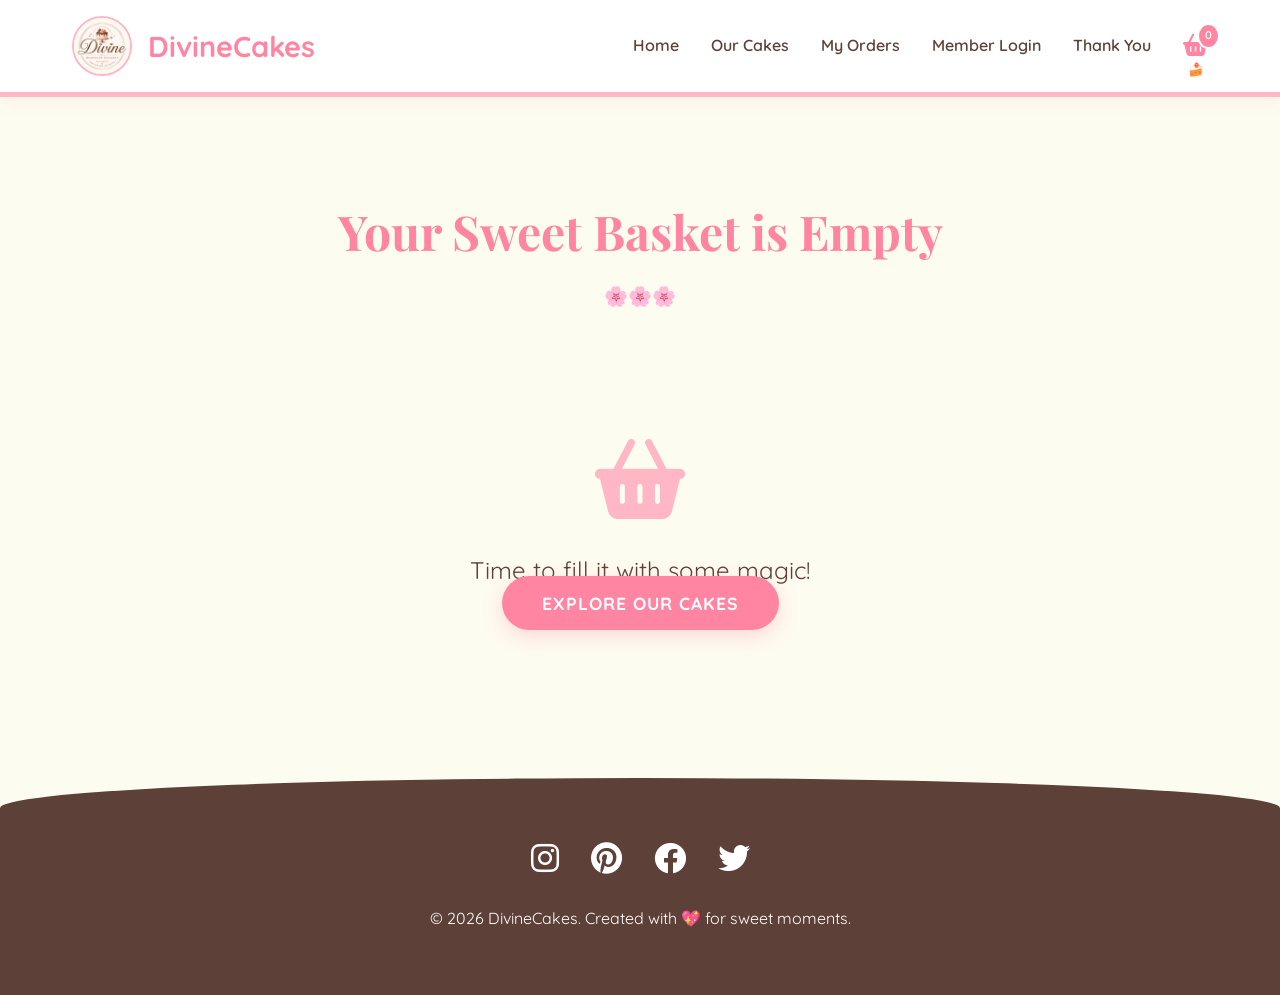
<file: cart.html>
<!DOCTYPE html>
<html lang="en">
<head>
    <meta charset="UTF-8">
    <meta name="viewport" content="width=device-width, initial-scale=1.0">
    <title>Your Sweet Basket | Divine Cakes</title>
    <link rel="stylesheet" href="style.css">
    <link rel="stylesheet" href="https://cdnjs.cloudflare.com/ajax/libs/font-awesome/6.0.0/css/all.min.css">
</head>
<body>
    <header>
        <nav class="navbar">
            <div class="logo">
                <img src="images/divine.jpg" alt="Divine Homemade Desserts" class="logo-img">
                <span>DivineCakes</span>
            </div>
            <ul class="nav-links">
                <li><a href="index.html">Home</a></li>
                <li><a href="products.html">Our Cakes</a></li>
                <li><a href="orders.html">My Orders</a></li>
                <li><a href="login.html">Member Login</a></li>
                <!-- <li><a href="cart.html" class="active">Cart</a></li> -->
                <li><a href="thankyou.html">Thank You</a></li>
                <li><a href="cart.html" class="active cart-icon"><i class="fas fa-shopping-basket"></i><span class="cart-count" id="cart-count">0</span></a></li>
            </ul>
        </nav>
    </header>

    <main class="container cart-page-container">
        <h1 class="section-title">Your Sweet Basket</h1>
        <p style="text-align: center; font-size: 1.2rem; margin-bottom: 3rem;">Ready to bring these magical treats home?</p>

        <div style="overflow-x: auto;">
            <table class="cart-table">
                <thead>
                    <tr>
                        <th>Product</th>
                        <th>Price</th>
                        <th>Quantity</th>
                        <th>Subtotal</th>
                        <th>Action</th>
                    </tr>
                </thead>
                <tbody id="cart-tbody">
                    <!-- Items will be loaded here via JavaScript -->
                </tbody>
            </table>
        </div>

        <div class="cart-summary" id="cart-summary-section">
            <h3 style="margin-bottom: 1.5rem; color: var(--primary-color);">Basket Summary</h3>
            <div class="summary-row">
                <span>Items Subtotal</span>
                <span id="summary-subtotal">₱0.00</span>
            </div>
            <div class="summary-row">
                <span>Shipping (Standard)</span>
                <span id="summary-shipping">₱0.00</span>
            </div>
            <div class="summary-row summary-total">
                <span>Total Amount</span>
                <span id="summary-total">₱0.00</span>
            </div>
            <button class="btn btn-primary" style="width: 100%; margin-top: 2rem;" onclick="checkout()">Checkout</button>
            <button class="btn btn-secondary" style="width: 100%; margin-top: 1rem;" onclick="clearCart()">Clear Basket</button>
            <a href="products.html" style="display: block; text-align: center; margin-top: 1rem; font-weight: 700; color: var(--text-color);">Continue Shopping</a>
        </div>
    </main>

    <footer>
        <div class="container">
            <div class="social-links">
                <i class="fab fa-instagram"></i>
                <i class="fab fa-pinterest"></i>
                <i class="fab fa-facebook"></i>
                <i class="fab fa-twitter"></i>
            </div>
            <p>&copy; 2026 DivineCakes. Created with 💖 for sweet moments.</p>
        </div>
    </footer>

    <script>
        function loadCart() {
            const cart = JSON.parse(localStorage.getItem('divineCart')) || [];
            const tbody = document.getElementById('cart-tbody');
            const summarySection = document.getElementById('cart-summary-section');
            const cartContainer = document.querySelector('.cart-page-container');
            
            tbody.innerHTML = '';
            
            if (cart.length === 0) {
                cartContainer.innerHTML = `
                    <h1 class="section-title">Your Sweet Basket is Empty</h1>
                    <div style="text-align: center; margin: 4rem 0;">
                        <i class="fas fa-shopping-basket" style="font-size: 5rem; color: var(--secondary-color); margin-bottom: 2rem;"></i>
                        <p style="font-size: 1.5rem; color: var(--text-color);">Time to fill it with some magic!</p>
                        <a href="products.html" class="btn btn-primary" style="margin-top: 2rem;">Explore Our Cakes</a>
                    </div>
                `;
                updateCartBadge();
                return;
            }

            cart.forEach((item, index) => {
                const row = document.createElement('tr');
                row.innerHTML = `
                    <td>
                        <div style="display: flex; align-items: center; gap: 1rem;">
                            <div style="width: 80px; height: 80px; border-radius: 1rem; overflow: hidden;">
                                <img src="${item.img}" alt="${item.name}" style="width: 100%; height: 100%; object-fit: cover;">
                            </div>
                            <span style="font-weight: 700;">${item.name}</span>
                        </div>
                    </td>
                    <td>₱${item.price.toLocaleString()}.00</td>
                    <td>
                        <div class="qty-controls">
                            <button class="qty-btn" onclick="updateQty(${index}, -1)">-</button>
                            <span class="qty-val">${item.qty}</span>
                            <button class="qty-btn" onclick="updateQty(${index}, 1)">+</button>
                        </div>
                    </td>
                    <td>₱${(item.price * item.qty).toLocaleString()}.00</td>
                    <td><i class="fas fa-trash remove-btn" onclick="removeItem(${index})"></i></td>
                `;
                tbody.appendChild(row);
            });

            calculateTotals(cart);
            updateCartBadge();
        }

        function updateQty(index, delta) {
            let cart = JSON.parse(localStorage.getItem('divineCart')) || [];
            cart[index].qty += delta;
            
            if (cart[index].qty < 1) cart[index].qty = 1;
            
            localStorage.setItem('divineCart', JSON.stringify(cart));
            loadCart();
        }

        function removeItem(index) {
            if (confirm('Are you sure you want to remove this sweet treat?')) {
                let cart = JSON.parse(localStorage.getItem('divineCart')) || [];
                cart.splice(index, 1);
                localStorage.setItem('divineCart', JSON.stringify(cart));
                loadCart();
            }
        }

        function clearCart() {
            if (confirm('Are you sure you want to clear your entire basket?')) {
                localStorage.removeItem('divineCart');
                loadCart();
            }
        }

        function checkout() {
            const cart = JSON.parse(localStorage.getItem('divineCart')) || [];
            if (cart.length === 0) {
                alert('Your basket is empty!');
                return;
            }

            // Save to order history
            const orderHistory = JSON.parse(localStorage.getItem('divineOrderHistory')) || [];
            const subtotal = cart.reduce((sum, item) => sum + (item.price * item.qty), 0);
            const shipping = 150;
            
            const newOrder = {
                id: '#CAKE-' + Date.now().toString().slice(-6),
                date: new Date().toISOString(),
                items: cart,
                total: subtotal + shipping
            };
            
            orderHistory.push(newOrder);
            localStorage.setItem('divineOrderHistory', JSON.stringify(orderHistory));

            // Clear cart upon successful checkout
            localStorage.removeItem('divineCart');
            location.href = 'thankyou.html';
        }

        function calculateTotals(cart) {
            let subtotal = cart.reduce((sum, item) => sum + (item.price * item.qty), 0);
            const shipping = 150;
            
            document.getElementById('summary-subtotal').innerText = '₱' + subtotal.toLocaleString() + '.00';
            document.getElementById('summary-shipping').innerText = '₱' + shipping.toLocaleString() + '.00';
            document.getElementById('summary-total').innerText = '₱' + (subtotal + shipping).toLocaleString() + '.00';
        }

        function updateCartBadge() {
            const cart = JSON.parse(localStorage.getItem('divineCart')) || [];
            const totalQty = cart.reduce((sum, item) => sum + item.qty, 0);
            const badges = document.querySelectorAll('.cart-count');
            badges.forEach(badge => badge.innerText = totalQty);
        }

        // Initialize on load
        document.addEventListener('DOMContentLoaded', loadCart);
    </script>
</body>
</html>
</file>
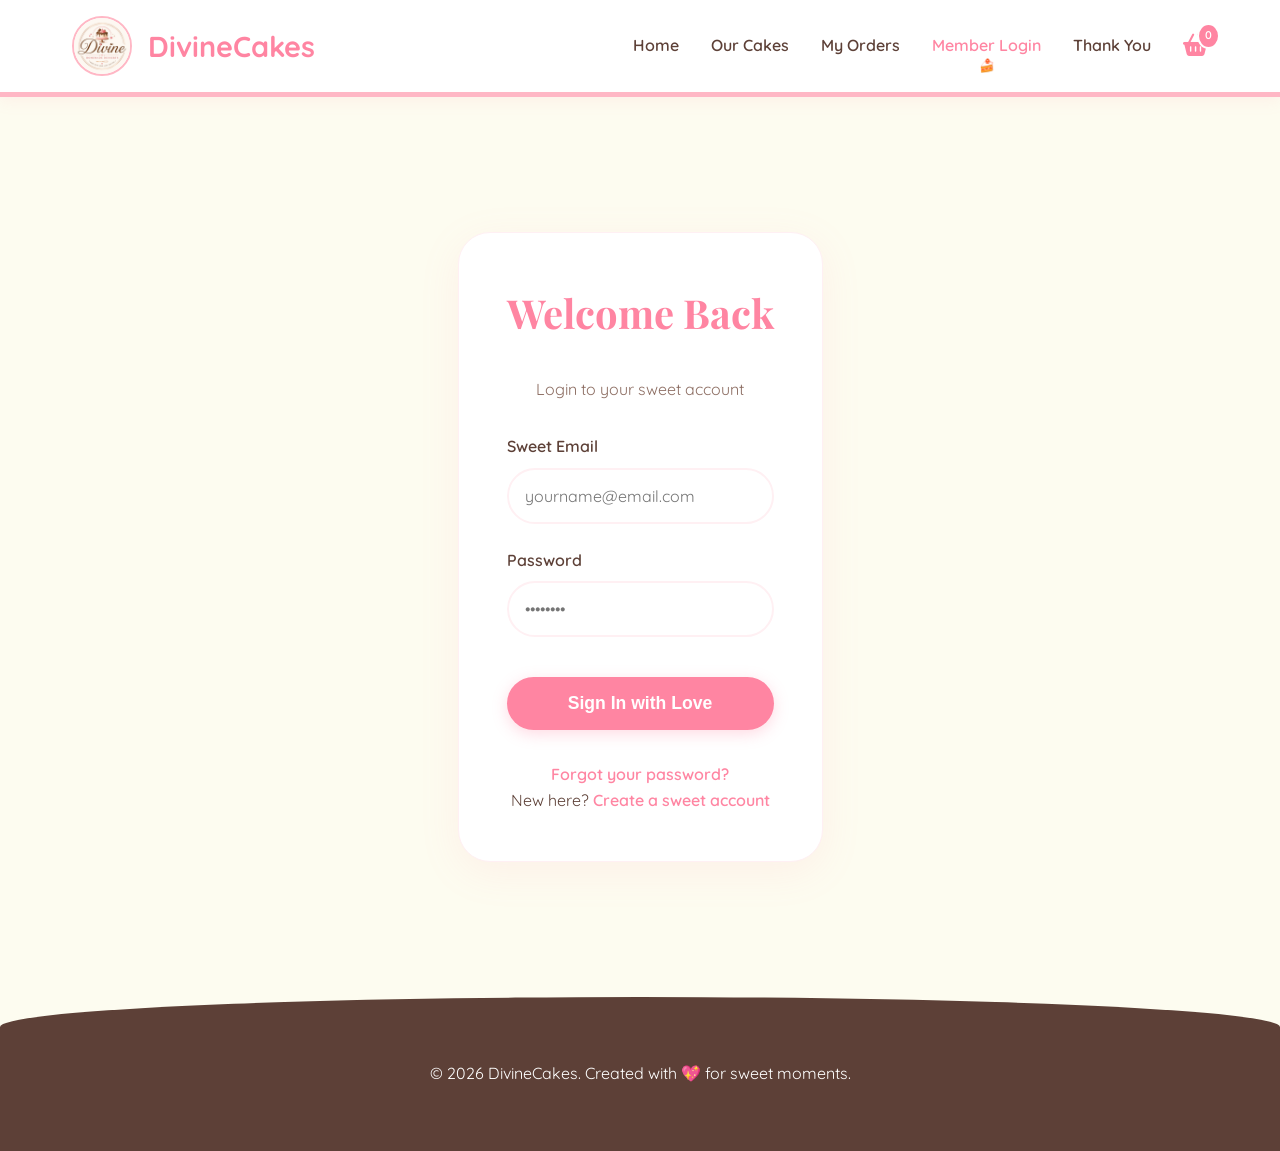
<file: login.html>
<!DOCTYPE html>
<html lang="en">
<head>
    <meta charset="UTF-8">
    <meta name="viewport" content="width=device-width, initial-scale=1.0">
    <title>Sweet Member Login | Divine Cakes</title>
    <link rel="stylesheet" href="style.css">
    <link rel="stylesheet" href="https://cdnjs.cloudflare.com/ajax/libs/font-awesome/6.0.0/css/all.min.css">
    <style>
        .login-container {
            max-width: 450px;
            margin: 5rem auto;
            
            padding: 3rem;
            background: #fff;
            border-radius: 2rem;
            box-shadow: 0 10px 40px rgba(255, 133, 162, 0.1);
            text-align: center;
            border: 1px solid var(--light-pink);
        }
        .login-container h1 {
            margin-bottom: 2rem;
            color: var(--primary-color);
            font-size: 2.5rem;
        }
        .form-group {
            margin-bottom: 1.5rem;
            text-align: left;
        }
        .form-group label {
            display: block;
            margin-bottom: 0.5rem;
            font-weight: 600;
            color: var(--text-color);
        }
        .form-group input {
            width: 100%;
            padding: 1rem;
            border: 2px solid var(--light-pink);
            border-radius: 50px;
            font-size: 1rem;
            font-family: 'Quicksand', sans-serif;
            transition: var(--transition);
        }
        .form-group input:focus {
            outline: none;
            border-color: var(--primary-color);
            background-color: var(--accent-color);
        }
        .login-btn {
            width: 100%;
            background-color: var(--primary-color);
            color: white;
            border: none;
            padding: 1rem;
            border-radius: 50px;
            font-weight: 700;
            font-size: 1.1rem;
            cursor: pointer;
            transition: var(--transition);
            margin-top: 1rem;
            box-shadow: 0 4px 15px rgba(255, 133, 162, 0.3);
        }
        .login-btn:hover {
            background-color: #ff5c8d;
            transform: translateY(-3px);
        }
        .login-links {
            margin-top: 2rem;
            font-size: 1rem;
        }
        .login-links a {
            color: var(--primary-color);
            font-weight: 600;
        }
    </style>
</head>
<body>
    <header>
        <nav class="navbar">
            <div class="logo">
                <img src="images/divine.jpg" alt="Divine Homemade Desserts" class="logo-img">
                <span>DivineCakes</span>
            </div>
            <ul class="nav-links">
                <li><a href="index.html">Home</a></li>
                <li><a href="products.html">Our Cakes</a></li>
                <li><a href="orders.html">My Orders</a></li>
                <li><a href="login.html" class="active">Member Login</a></li>
                <!-- <li><a href="cart.html">Cart</a></li> -->
                <li><a href="thankyou.html">Thank You</a></li>
                <li><a href="cart.html" class="cart-icon"><i class="fas fa-shopping-basket"></i><span class="cart-count">0</span></a></li>
            </ul>
        </nav>
    </header>

    <main class="container" style="background: linear-gradient(rgba(253, 252, 240, 0.9), rgba(253, 252, 240, 0.9)), url('https://images.unsplash.com/photo-1557925923-33b27f891f88?q=80&w=1200&auto=format&fit=crop'); background-size: cover; background-position: center; min-height: 100vh; display: flex; align-items: center; justify-content: center; width: 100%; max-width: none;">
        <div class="login-container">
            <h1>Welcome Back</h1>
            <p style="margin-bottom: 2rem; color: #8d6e63;">Login to your sweet account</p>
            <form id="loginForm">
                <div class="form-group">
                    <label for="email">Sweet Email</label>
                    <input type="email" id="email" placeholder="yourname@email.com" required>
                </div>
                <div class="form-group">
                    <label for="password">Password</label>
                    <input type="password" id="password" placeholder="••••••••" required>
                </div>
                <div id="error-message" style="color: #ff5c8d; margin-bottom: 1rem; font-weight: 600; display: none;"></div>
                <button type="submit" class="login-btn">Sign In with Love</button>
            </form>
            <div class="login-links">
                <p><a href="#">Forgot your password?</a></p>
                <p>New here? <a href="#">Create a sweet account</a></p>
            </div>
        </div>
    </main>

    <footer>
        <div class="container">
            <p>&copy; 2026 DivineCakes. Created with 💖 for sweet moments.</p>
        </div>
    </footer>
    <script>
        function updateCartBadge() {
            const cart = JSON.parse(localStorage.getItem('divineCart')) || [];
            const totalQty = cart.reduce((sum, item) => sum + item.qty, 0);
            const badges = document.querySelectorAll('.cart-count');
            badges.forEach(badge => badge.innerText = totalQty);
        }

        const loginForm = document.getElementById('loginForm');
        const errorMessage = document.getElementById('error-message');

        loginForm.addEventListener('submit', (e) => {
            e.preventDefault();
            const email = document.getElementById('email').value;
            const password = document.getElementById('password').value;

            // Simple login logic for demo: Allow any @gmail.com account
            if (email.endsWith('@gmail.com')) {
                localStorage.setItem('divineUser', JSON.stringify({ email: email }));
                window.location.href = 'orders.html';
            } else {
                errorMessage.textContent = 'Please use a valid @gmail.com address to sign in with love!';
                errorMessage.style.display = 'block';
                setTimeout(() => {
                    errorMessage.style.display = 'none';
                }, 3000);
            }
        });

        document.addEventListener('DOMContentLoaded', updateCartBadge);
    </script>
</body>
</html>
</file>
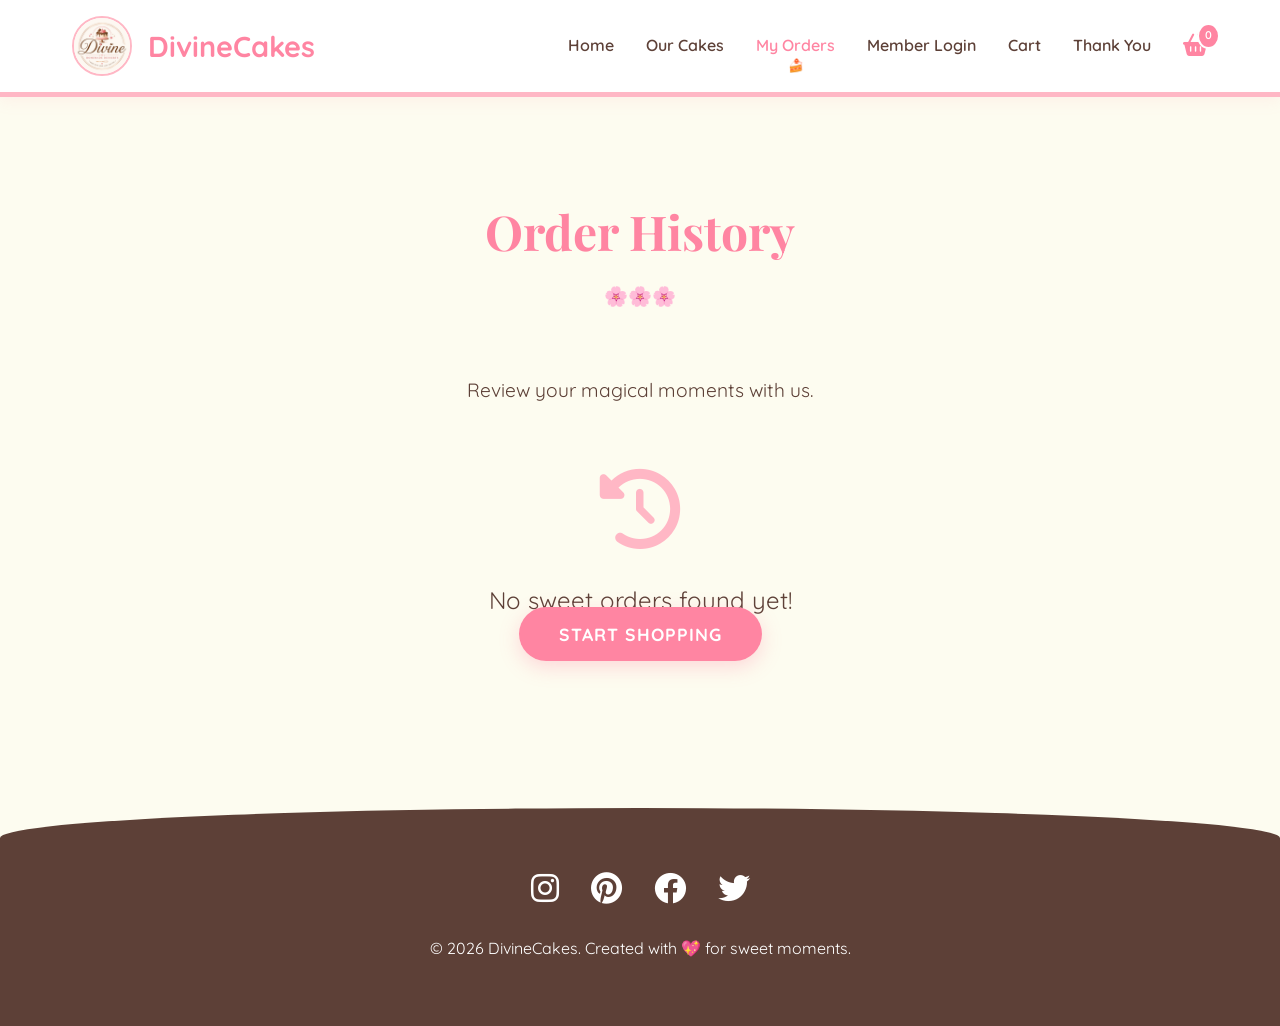
<file: orders.html>
<!DOCTYPE html>
<html lang="en">
<head>
    <meta charset="UTF-8">
    <meta name="viewport" content="width=device-width, initial-scale=1.0">
    <title>My Sweet Orders | Divine Cakes</title>
    <link rel="stylesheet" href="style.css">
    <link rel="stylesheet" href="https://cdnjs.cloudflare.com/ajax/libs/font-awesome/6.0.0/css/all.min.css">
</head>
<body>
    <header>
        <nav class="navbar">
            <div class="logo">
                <img src="images/divine.jpg" alt="Divine Homemade Desserts" class="logo-img">
                <span>DivineCakes</span>
            </div>
            <ul class="nav-links">
                <li><a href="index.html">Home</a></li>
                <li><a href="products.html">Our Cakes</a></li>
                <li><a href="orders.html" class="active">My Orders</a></li>
                <li><a href="login.html">Member Login</a></li>
                <li><a href="cart.html">Cart</a></li>
                <li><a href="thankyou.html">Thank You</a></li>
                <li><a href="cart.html" class="cart-icon"><i class="fas fa-shopping-basket"></i><span class="cart-count">0</span></a></li>
            </ul>
        </nav>
    </header>

    <main class="container orders-container">
        <h1 class="section-title">Order History</h1>
        <p style="text-align: center; font-size: 1.2rem; margin-bottom: 3rem;">Review your magical moments with us.</p>

        <div id="orders-list">
            <!-- Orders will be loaded here via JavaScript -->
        </div>
    </main>

    <footer>
        <div class="container">
            <div class="social-links" style="margin-bottom: 2rem; font-size: 2rem; display: flex; justify-content: center; gap: 2rem;">
                <i class="fab fa-instagram"></i>
                <i class="fab fa-pinterest"></i>
                <i class="fab fa-facebook"></i>
                <i class="fab fa-twitter"></i>
            </div>
            <p>&copy; 2026 DivineCakes. Created with 💖 for sweet moments.</p>
        </div>
    </footer>

    <script>
        function loadOrders() {
            const orders = JSON.parse(localStorage.getItem('divineOrderHistory')) || [];
            const ordersList = document.getElementById('orders-list');
            
            if (orders.length === 0) {
                ordersList.innerHTML = `
                    <div style="text-align: center; margin: 4rem 0;">
                        <i class="fas fa-history" style="font-size: 5rem; color: var(--secondary-color); margin-bottom: 2rem;"></i>
                        <p style="font-size: 1.5rem; color: var(--text-color);">No sweet orders found yet!</p>
                        <a href="products.html" class="btn btn-primary" style="margin-top: 2rem;">Start Shopping</a>
                    </div>
                `;
                return;
            }

            // Sort orders by date (newest first)
            orders.sort((a, b) => new Date(b.date) - new Date(a.date));

            ordersList.innerHTML = '';
            orders.forEach(order => {
                const orderCard = document.createElement('div');
                orderCard.className = 'order-card';
                
                let itemsHtml = '';
                order.items.forEach(item => {
                    itemsHtml += `
                        <div class="order-item-row">
                            <span>${item.name} (x${item.qty})</span>
                            <span>₱${(item.price * item.qty).toLocaleString()}.00</span>
                        </div>
                    `;
                });

                orderCard.innerHTML = `
                    <div class="order-header">
                        <span class="order-id-badge">Order ID: ${order.id}</span>
                        <span class="order-date">${new Date(order.date).toLocaleString()}</span>
                    </div>
                    <div class="order-items-list">
                        ${itemsHtml}
                        <div class="order-item-row" style="color: #8d6e63; font-size: 0.9rem;">
                            <span>Shipping Fee</span>
                            <span>₱150.00</span>
                        </div>
                    </div>
                    <div class="order-footer">
                        <span>Status: <strong style="color: #4ade80;">Success</strong></span>
                        <span class="order-total-price">Total: ₱${order.total.toLocaleString()}.00</span>
                    </div>
                `;
                ordersList.appendChild(orderCard);
            });
        }

        function updateCartBadge() {
            const cart = JSON.parse(localStorage.getItem('divineCart')) || [];
            const totalQty = cart.reduce((sum, item) => sum + item.qty, 0);
            const badges = document.querySelectorAll('.cart-count');
            badges.forEach(badge => badge.innerText = totalQty);
        }

        document.addEventListener('DOMContentLoaded', () => {
            loadOrders();
            updateCartBadge();
        });
    </script>
</body>
</html>
</file>
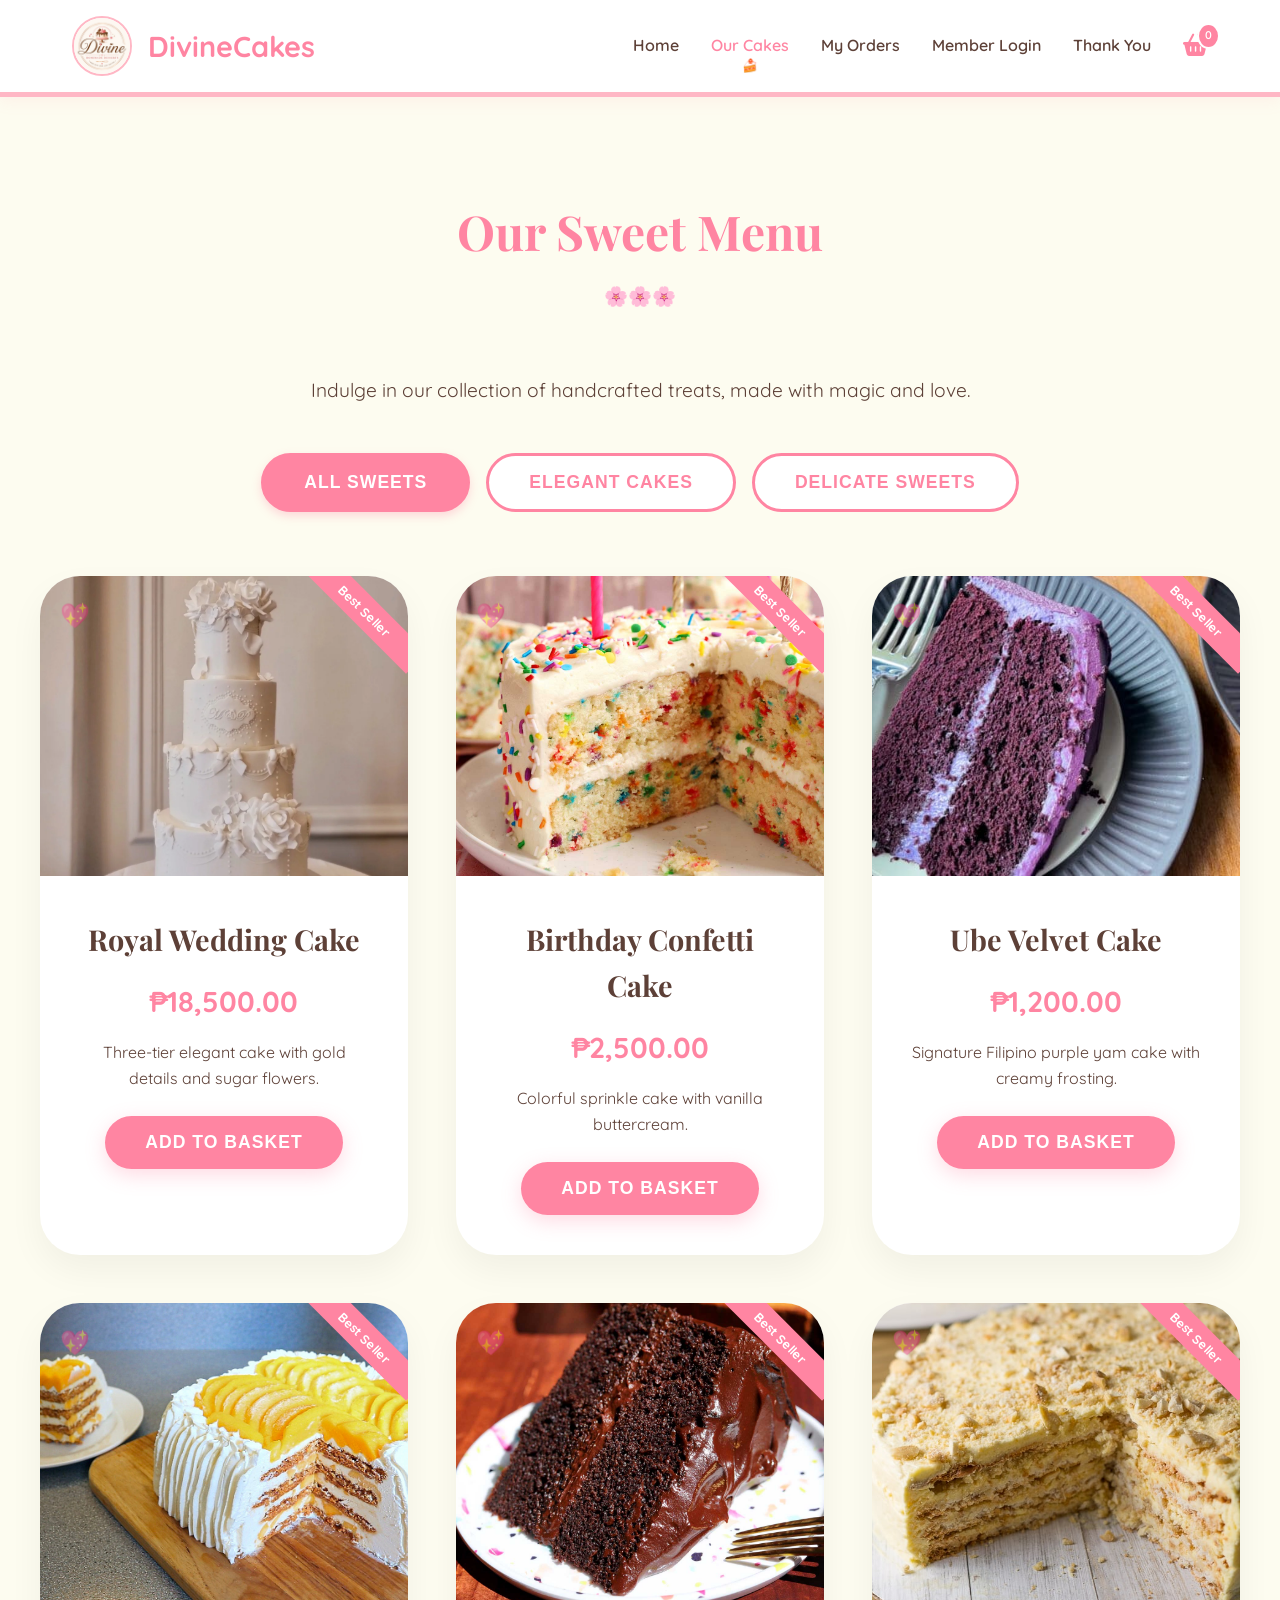
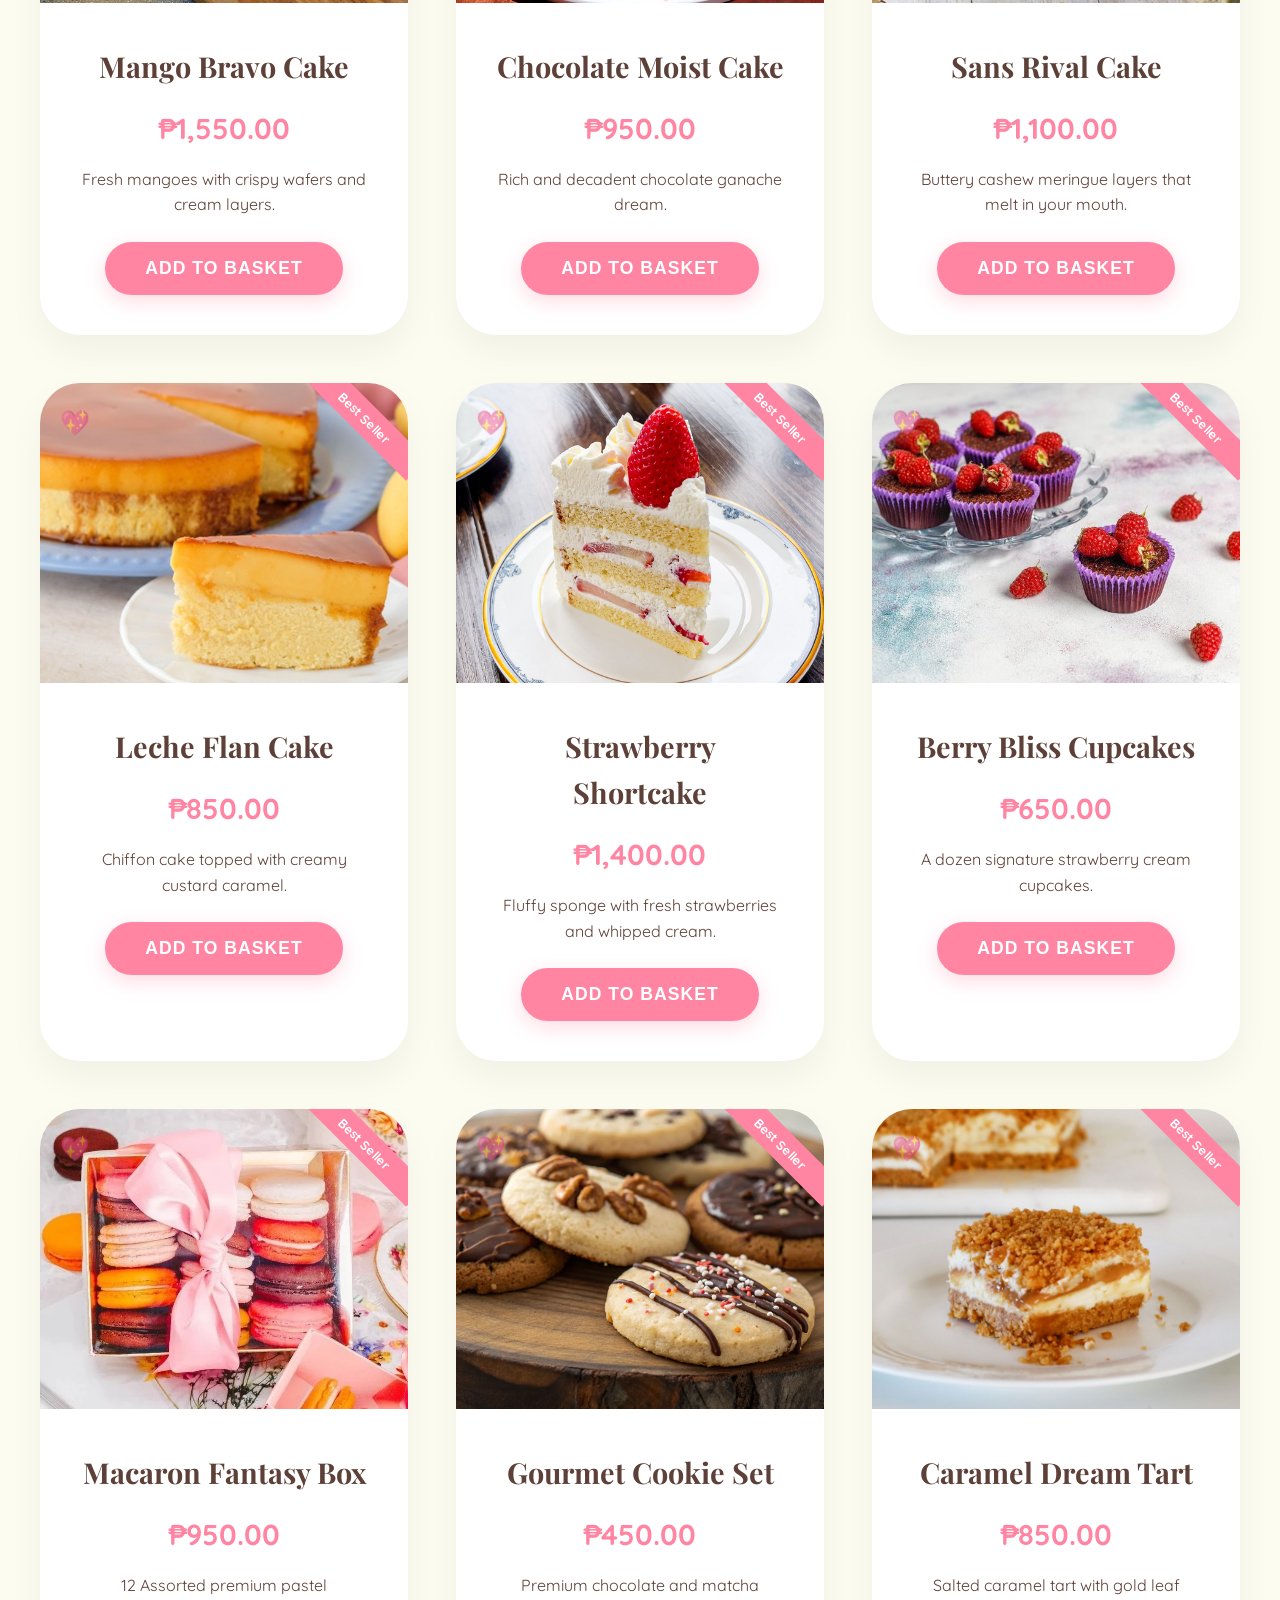
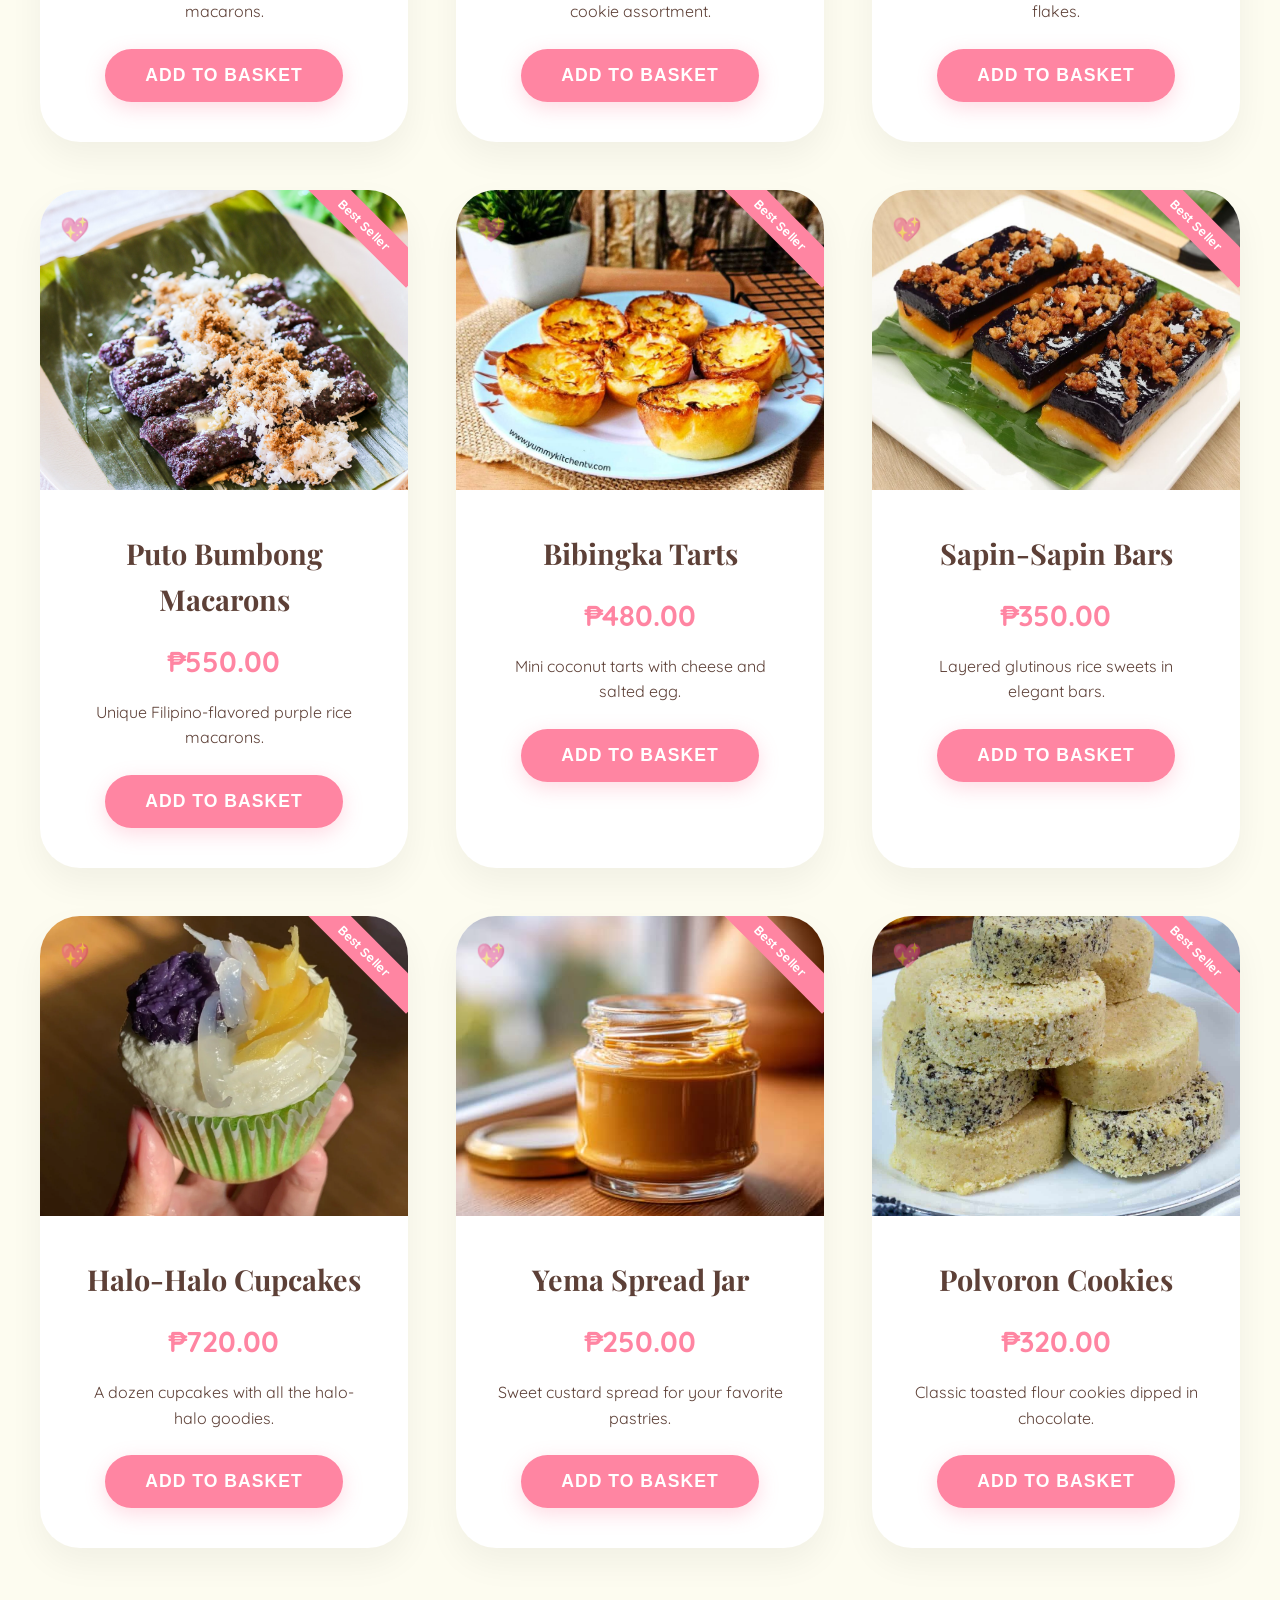
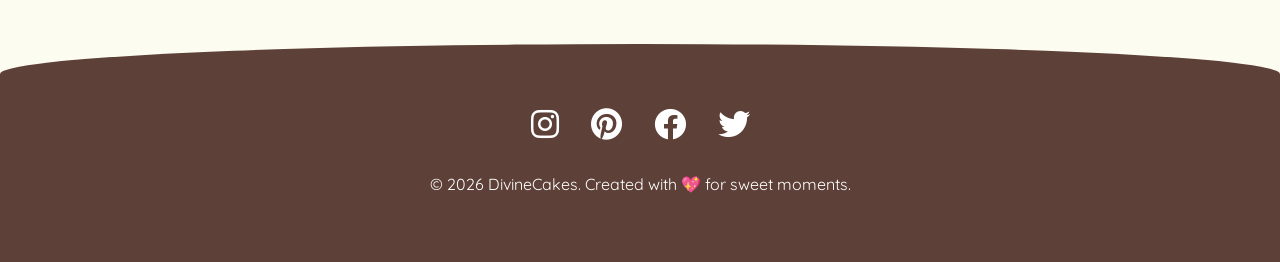
<file: products.html>
<!DOCTYPE html>
<html lang="en">
<head>
    <meta charset="UTF-8">
    <meta name="viewport" content="width=device-width, initial-scale=1.0">
    <title>Our Sweets | Divine Cakes</title>
    <link rel="stylesheet" href="style.css">
    <link rel="stylesheet" href="https://cdnjs.cloudflare.com/ajax/libs/font-awesome/6.0.0/css/all.min.css">
    <style>
        .filter-btn.active {
            background-color: var(--primary-color) !important;
            color: white !important;
            box-shadow: 0 4px 10px rgba(255, 133, 162, 0.3);
        }
        .product-card.hidden {
            display: none;
        }
        .product-grid {
            transition: all 0.5s ease;
        }
    </style>
</head>
<body>
    <header>
        <nav class="navbar">
            <div class="logo">
                <img src="images/divine.jpg" alt="Divine Homemade Desserts" class="logo-img">
                <span>DivineCakes</span>
            </div>
            <ul class="nav-links">
                <li><a href="index.html">Home</a></li>
                <li><a href="products.html" class="active">Our Cakes</a></li>
                <li><a href="orders.html">My Orders</a></li>
                <li><a href="login.html">Member Login</a></li>
                <!-- <li><a href="cart.html">Cart</a></li> -->
                <li><a href="thankyou.html">Thank You</a></li>
                <li><a href="cart.html" class="cart-icon"><i class="fas fa-shopping-basket"></i><span class="cart-count" id="cart-count">0</span></a></li>
            </ul>
        </nav>
    </header>

    <main class="container products-section">
        <h1 class="section-title">Our Sweet Menu</h1>
        <p style="text-align: center; font-size: 1.2rem; margin-bottom: 3rem;">Indulge in our collection of handcrafted treats, made with magic and love.</p>

        <!-- Category Filters -->
        <div class="filter-container" style="display: flex; justify-content: center; gap: 1rem; margin-bottom: 4rem; flex-wrap: wrap;">
            <button class="btn btn-secondary filter-btn active" data-filter="all">All Sweets</button>
            <button class="btn btn-secondary filter-btn" data-filter="cake">Elegant Cakes</button>
            <button class="btn btn-secondary filter-btn" data-filter="sweets">Delicate Sweets</button>
        </div>

        <div class="product-grid" id="product-grid">
            <!-- Signature Cakes -->
            <div class="product-card" data-category="cake">
                <div class="product-img">
                    <img src="images/royalcake1.jpg" alt="Royal Wedding Cake" style="width: 100%; height: 100%; object-fit: cover;">
                </div>
                <div class="product-info">
                    <h3>Royal Wedding Cake</h3>
                    <p class="product-price">₱18,500.00</p>
                    <p style="margin-bottom: 1.5rem;">Three-tier elegant cake with gold details and sugar flowers.</p>
                    <button class="btn btn-primary" onclick="goToCart('Royal Wedding Cake', 18500, 'https://images.unsplash.com/photo-1578985545062-69928b1d9587?q=80&w=600&auto=format&fit=crop')">Add to Basket</button>
                </div>
            </div>

            <div class="product-card" data-category="cake">
                <div class="product-img">
                    <img src="images/cakebday.jpg" alt="Birthday Confetti Cake" style="width: 100%; height: 100%; object-fit: cover;">
                </div>
                <div class="product-info">
                    <h3>Birthday Confetti Cake</h3>
                    <p class="product-price">₱2,500.00</p>
                    <p style="margin-bottom: 1.5rem;">Colorful sprinkle cake with vanilla buttercream.</p>
                    <button class="btn btn-primary" onclick="goToCart('Birthday Confetti Cake', 2500, 'https://images.unsplash.com/photo-1558301211-0d8c8ddee6ec?q=80&w=600&auto=format&fit=crop')">Add to Basket</button>
                </div>
            </div>

            <div class="product-card" data-category="cake">
                <div class="product-img">
                    <img src="images/ube velvet cake.jpg" alt="Ube Velvet Cake" style="width: 100%; height: 100%; object-fit: cover;">
                </div>
                <div class="product-info">
                    <h3>Ube Velvet Cake</h3>
                    <p class="product-price">₱1,200.00</p>
                    <p style="margin-bottom: 1.5rem;">Signature Filipino purple yam cake with creamy frosting.</p>
                    <button class="btn btn-primary" onclick="goToCart('Ube Velvet Cake', 1200, 'images/ube velvet cake.jpg')">Add to Basket</button>
                </div>
            </div>

            <div class="product-card" data-category="cake">
                <div class="product-img">
                    <img src="images/Mango Bravo cake.jpg" alt="Mango Bravo Cake" style="width: 100%; height: 100%; object-fit: cover;">
                </div>
                <div class="product-info">
                    <h3>Mango Bravo Cake</h3>
                    <p class="product-price">₱1,550.00</p>
                    <p style="margin-bottom: 1.5rem;">Fresh mangoes with crispy wafers and cream layers.</p>
                    <button class="btn btn-primary" onclick="goToCart('Mango Bravo Cake', 1550, 'images/Mango Bravo cake.jpg')">Add to Basket</button>
                </div>
            </div>

            <div class="product-card" data-category="cake">
                <div class="product-img">
                    <img src="images/IMG_1580-best-moist-chocolate-cake-feature.jpg" alt="Chocolate Moist Cake" style="width: 100%; height: 100%; object-fit: cover;">
                </div>
                <div class="product-info">
                    <h3>Chocolate Moist Cake</h3>
                    <p class="product-price">₱950.00</p>
                    <p style="margin-bottom: 1.5rem;">Rich and decadent chocolate ganache dream.</p>
                    <button class="btn btn-primary" onclick="goToCart('Chocolate Moist Cake', 950, 'https://images.unsplash.com/photo-1606313564200-e75d5e30476c?q=80&w=600&auto=format&fit=crop')">Add to Basket</button>
                </div>
            </div>

            <div class="product-card" data-category="cake">
                <div class="product-img">
                    <img src="images/Sans-Rival-2.jpg" alt="Sans Rival Cake" style="width: 100%; height: 100%; object-fit: cover;">
                </div>
                <div class="product-info">
                    <h3>Sans Rival Cake</h3>
                    <p class="product-price">₱1,100.00</p>
                    <p style="margin-bottom: 1.5rem;">Buttery cashew meringue layers that melt in your mouth.</p>
                    <button class="btn btn-primary" onclick="goToCart('Sans Rival Cake', 1100, 'https://images.unsplash.com/photo-1562440499-64c9a111f713?q=80&w=600&auto=format&fit=crop')">Add to Basket</button>
                </div>
            </div>

            <div class="product-card" data-category="cake">
                <div class="product-img">
                    <img src="images/mangolecheflancake.jpg" alt="Leche Flan Cake" style="width: 100%; height: 100%; object-fit: cover;">
                </div>
                <div class="product-info">
                    <h3>Leche Flan Cake</h3>
                    <p class="product-price">₱850.00</p>
                    <p style="margin-bottom: 1.5rem;">Chiffon cake topped with creamy custard caramel.</p>
                    <button class="btn btn-primary" onclick="goToCart('Leche Flan Cake', 850, 'images/mangolecheflancake.jpg')">Add to Basket</button>
                </div>
            </div>

            <div class="product-card" data-category="cake">
                <div class="product-img">
                    <img src="images/strawberryshortcake.jpg" alt="Strawberry Shortcake" style="width: 100%; height: 100%; object-fit: cover;">
                </div>
                <div class="product-info">
                    <h3>Strawberry Shortcake</h3>
                    <p class="product-price">₱1,400.00</p>
                    <p style="margin-bottom: 1.5rem;">Fluffy sponge with fresh strawberries and whipped cream.</p>
                    <button class="btn btn-primary" onclick="goToCart('Strawberry Shortcake', 1400, 'images/strawberryshortcake.jpg')">Add to Basket</button>
                </div>
            </div>

            <!-- Delicate Sweets -->
            <div class="product-card" data-category="sweets">
                <div class="product-img">
                    <img src="images/berryblis.jpg" alt="Berry Bliss Cupcakes" style="width: 100%; height: 100%; object-fit: cover;">
                </div>
                <div class="product-info">
                    <h3>Berry Bliss Cupcakes</h3>
                    <p class="product-price">₱650.00</p>
                    <p style="margin-bottom: 1.5rem;">A dozen signature strawberry cream cupcakes.</p>
                    <button class="btn btn-primary" onclick="goToCart('Berry Bliss Cupcakes', 650, 'https://images.unsplash.com/photo-1576618148400-f54bed99fcfd?q=80&w=600&auto=format&fit=crop')">Add to Basket</button>
                </div>
            </div>

            <div class="product-card" data-category="sweets">
                <div class="product-img">
                    <img src="images/macaroonbox.webp" alt="Macaron Fantasy Box" style="width: 100%; height: 100%; object-fit: cover;">
                </div>
                <div class="product-info">
                    <h3>Macaron Fantasy Box</h3>
                    <p class="product-price">₱950.00</p>
                    <p style="margin-bottom: 1.5rem;">12 Assorted premium pastel macarons.</p>
                    <button class="btn btn-primary" onclick="goToCart('Macaron Fantasy Box', 950, 'images/macaroonbox.webp')">Add to Basket</button>
                </div>
            </div>

            <div class="product-card" data-category="sweets">
                <div class="product-img">
                    <img src="images/gourmetcookies.webp" alt="Gourmet Cookie Set" style="width: 100%; height: 100%; object-fit: cover;">
                </div>
                <div class="product-info">
                    <h3>Gourmet Cookie Set</h3>
                    <p class="product-price">₱450.00</p>
                    <p style="margin-bottom: 1.5rem;">Premium chocolate and matcha cookie assortment.</p>
                    <button class="btn btn-primary" onclick="goToCart('Gourmet Cookie Set', 450, 'https://images.unsplash.com/photo-1499636136210-6f4ee915583e?q=80&w=600&auto=format&fit=crop')">Add to Basket</button>
                </div>
            </div>

            <div class="product-card" data-category="sweets">
                <div class="product-img">
                    <img src="images/salted-caramel-dream-dessert-178612-2.jpg" alt="Caramel Dream Tart" style="width: 100%; height: 100%; object-fit: cover;">
                </div>
                <div class="product-info">
                    <h3>Caramel Dream Tart</h3>
                    <p class="product-price">₱850.00</p>
                    <p style="margin-bottom: 1.5rem;">Salted caramel tart with gold leaf flakes.</p>
                    <button class="btn btn-primary" onclick="goToCart('Caramel Dream Tart', 850, 'https://images.unsplash.com/photo-1519915028121-7d3463d20b13?q=80&w=600&auto=format&fit=crop')">Add to Basket</button>
                </div>
            </div>

            <div class="product-card" data-category="sweets">
                <div class="product-img">
                    <img src="images/Puto-Bumbong.jpg" alt="Puto Bumbong Macarons" style="width: 100%; height: 100%; object-fit: cover;">
                </div>
                <div class="product-info">
                    <h3>Puto Bumbong Macarons</h3>
                    <p class="product-price">₱550.00</p>
                    <p style="margin-bottom: 1.5rem;">Unique Filipino-flavored purple rice macarons.</p>
                    <button class="btn btn-primary" onclick="goToCart('Puto Bumbong Macarons', 550, 'images/Puto-Bumbong.jpg')">Add to Basket</button>
                </div>
            </div>

            <div class="product-card" data-category="sweets">
                <div class="product-img">
                    <img src="images/bibingkatarts.jpg" alt="Bibingka Tarts" style="width: 100%; height: 100%; object-fit: cover;">
                </div>
                <div class="product-info">
                    <h3>Bibingka Tarts</h3>
                    <p class="product-price">₱480.00</p>
                    <p style="margin-bottom: 1.5rem;">Mini coconut tarts with cheese and salted egg.</p>
                    <button class="btn btn-primary" onclick="goToCart('Bibingka Tarts', 480, 'images/bibingkatarts.jpg')">Add to Basket</button>
                </div>
            </div>

            <div class="product-card" data-category="sweets">
                <div class="product-img">
                    <img src="images/sapinsapin.jpg" alt="Sapin-Sapin Bars" style="width: 100%; height: 100%; object-fit: cover;">
                </div>
                <div class="product-info">
                    <h3>Sapin-Sapin Bars</h3>
                    <p class="product-price">₱350.00</p>
                    <p style="margin-bottom: 1.5rem;">Layered glutinous rice sweets in elegant bars.</p>
                    <button class="btn btn-primary" onclick="goToCart('Sapin-Sapin Bars', 350, 'images/sapinsapin.jpg')">Add to Basket</button>
                </div>
            </div>

            <div class="product-card" data-category="sweets">
                <div class="product-img">
                    <img src="images/halohalo.webp" alt="Halo-Halo Cupcakes" style="width: 100%; height: 100%; object-fit: cover;">
                </div>
                <div class="product-info">
                    <h3>Halo-Halo Cupcakes</h3>
                    <p class="product-price">₱720.00</p>
                    <p style="margin-bottom: 1.5rem;">A dozen cupcakes with all the halo-halo goodies.</p>
                    <button class="btn btn-primary" onclick="goToCart('Halo-Halo Cupcakes', 720, 'https://images.unsplash.com/photo-1621303837174-89787a7d4729?q=80&w=600&auto=format&fit=crop')">Add to Basket</button>
                </div>
            </div>

            <div class="product-card" data-category="sweets">
                <div class="product-img">
                    <img src="images/yena.jpg" alt="Yema Spread Jar" style="width: 100%; height: 100%; object-fit: cover;">
                </div>
                <div class="product-info">
                    <h3>Yema Spread Jar</h3>
                    <p class="product-price">₱250.00</p>
                    <p style="margin-bottom: 1.5rem;">Sweet custard spread for your favorite pastries.</p>
                    <button class="btn btn-primary" onclick="goToCart('Yema Spread Jar', 250, 'images/yena.jpg')">Add to Basket</button>
                </div>
            </div>

            <div class="product-card" data-category="sweets">
                <div class="product-img">
                    <img src="images/Filipino-polvoron.jpg" alt="Polvoron Cookies" style="width: 100%; height: 100%; object-fit: cover;">
                </div>
                <div class="product-info">
                    <h3>Polvoron Cookies</h3>
                    <p class="product-price">₱320.00</p>
                    <p style="margin-bottom: 1.5rem;">Classic toasted flour cookies dipped in chocolate.</p>
                    <button class="btn btn-primary" onclick="goToCart('Polvoron Cookies', 320, 'images/Filipino-polvoron.jpg')">Add to Basket</button>
                </div>
            </div>
        </div>
    </main>

    <footer>
        <div class="container">
            <div class="social-links">
                <i class="fab fa-instagram"></i>
                <i class="fab fa-pinterest"></i>
                <i class="fab fa-facebook"></i>
                <i class="fab fa-twitter"></i>
            </div>
            <p>&copy; 2026 DivineCakes. Created with 💖 for sweet moments.</p>
        </div>
    </footer>

    <script>
        // Filter Logic
        const filterBtns = document.querySelectorAll('.filter-btn');
        const productCards = document.querySelectorAll('.product-card');

        filterBtns.forEach(btn => {
            btn.addEventListener('click', () => {
                // Remove active class from all buttons
                filterBtns.forEach(b => b.classList.remove('active'));
                // Add active class to clicked button
                btn.classList.add('active');

                const filter = btn.getAttribute('data-filter');

                productCards.forEach(card => {
                    const category = card.getAttribute('data-category');
                    if (filter === 'all' || category === filter) {
                        card.classList.remove('hidden');
                    } else {
                        card.classList.add('hidden');
                    }
                });
            });
        });

        function addToCart(name, price, img) {
            let cart = JSON.parse(localStorage.getItem('divineCart')) || [];
            const existingItem = cart.find(item => item.name === name);
            
            if (existingItem) {
                existingItem.qty += 1;
            } else {
                cart.push({ name, price, img, qty: 1 });
            }
            
            localStorage.setItem('divineCart', JSON.stringify(cart));
            updateCartBadge();
        }

        function goToCart(name, price, img) {
            addToCart(name, price, img);
            alert(`Sweet choice! ${name} added to basket!`);
            // Removed redirect to cart.html
        }

        function updateCartBadge() {
            const cart = JSON.parse(localStorage.getItem('divineCart')) || [];
            const totalQty = cart.reduce((sum, item) => sum + item.qty, 0);
            const badges = document.querySelectorAll('.cart-count');
            badges.forEach(badge => badge.innerText = totalQty);
        }

        // Initialize badge on load
        document.addEventListener('DOMContentLoaded', updateCartBadge);
    </script>
</body>
</html>
</file>
<file: style.css>
@import url('https://fonts.googleapis.com/css2?family=Playfair+Display:wght@700&family=Quicksand:wght@400;500;600;700&display=swap');

:root {
    --primary-color: #ff85a2; /* Sweet Pink */
    --secondary-color: #ffb7c5; /* Soft Pink */
    --accent-color: #fdfcf0; /* Cream */
    --text-color: #5d4037; /* Soft Brown */
    --light-pink: #fff0f3;
    --white: #ffffff;
    --sparkle-color: rgba(255, 255, 255, 0.8);
    --transition: all 0.4s cubic-bezier(0.175, 0.885, 0.32, 1.275);
}

* {
    margin: 0;
    padding: 0;
    box-sizing: border-box;
}

body {
    font-family: 'Quicksand', sans-serif;
    line-height: 1.6;
    color: var(--text-color);
    background-color: var(--accent-color);
    overflow-x: hidden;
}

h1, h2, h3 {
    font-family: 'Playfair Display', serif;
}

a {
    text-decoration: none;
    color: inherit;
}

ul {
    list-style: none;
}

.container {
    max-width: 1200px;
    margin: 0 auto;
    padding: 0 20px;
}

/* Header & Navbar */
header {
    background-color: var(--white);
    box-shadow: 0 4px 15px rgba(255, 133, 162, 0.1);
    position: sticky;
    top: 0;
    z-index: 1000;
    border-bottom: 5px solid var(--secondary-color);
}

.navbar {
    display: flex;
    justify-content: space-between;
    align-items: center;
    padding: 1rem 2rem;
    max-width: 1200px;
    margin: 0 auto;
}

.logo {
    font-size: 1.8rem;
    font-weight: 700;
    color: var(--primary-color);
    display: flex;
    align-items: center;
    gap: 1rem;
    position: relative;
}

.logo-img {
    height: 60px;
    width: 60px;
    object-fit: contain;
    border-radius: 50%;
    border: 2px solid var(--secondary-color);
}

.nav-links {
    display: flex;
    gap: 2rem;
    align-items: center;
}

.nav-links a {
    font-weight: 600;
    transition: var(--transition);
    position: relative;
}

.nav-links a::after {
    content: '🍰';
    position: absolute;
    bottom: -20px;
    left: 50%;
    transform: translateX(-50%) scale(0);
    transition: var(--transition);
    font-size: 0.8rem;
}

.nav-links a:hover::after, .nav-links a.active::after {
    transform: translateX(-50%) scale(1);
}

.nav-links a:hover, .nav-links a.active {
    color: var(--primary-color);
}

.cart-icon {
    position: relative;
    font-size: 1.4rem;
    color: var(--primary-color);
}

.cart-count {
    position: absolute;
    top: -8px;
    right: -12px;
    background-color: var(--primary-color);
    color: var(--white);
    font-size: 0.7rem;
    padding: 2px 6px;
    border-radius: 50%;
    border: 2px solid var(--white);
}

/* Hero Section */
.hero {
    background: linear-gradient(rgba(255, 240, 243, 0.8), rgba(255, 204, 213, 0.8)), 
                url('https://images.unsplash.com/photo-1519340333755-5072134bc221?q=80&w=1600&auto=format&fit=crop');
    background-size: cover;
    background-position: center;
    background-attachment: fixed;
    color: var(--text-color);
    padding: 8rem 2rem;
    text-align: center;
    min-height: 85vh;
    display: flex;
    align-items: center;
    justify-content: center;
    position: relative;
    overflow: hidden;
}

/* Floating Sparkles */
.hero::before, .hero::after {
    content: '✨';
    position: absolute;
    font-size: 2rem;
    opacity: 0.4;
    animation: float 3s infinite ease-in-out;
}

.hero::before { top: 20%; left: 10%; animation-delay: 0.5s; }
.hero::after { bottom: 20%; right: 10%; animation-delay: 1.5s; }

@keyframes float {
    0%, 100% { transform: translateY(0) scale(1); }
    50% { transform: translateY(-20px) scale(1.2); }
}

.hero-content h1 {
    font-size: 5rem;
    margin-bottom: 1rem;
    color: var(--primary-color);
    animation: fadeInUp 0.8s ease-out;
    text-shadow: 2px 2px 4px rgba(255, 133, 162, 0.2);
}

.tagline {
    font-size: 1.8rem;
    margin-bottom: 3rem;
    color: #8d6e63;
    animation: fadeInUp 1s ease-out;
    font-style: italic;
}

.hero-buttons {
    display: flex;
    gap: 1.5rem;
    justify-content: center;
    animation: fadeInUp 1.2s ease-out;
}

/* Buttons */
.btn {
    padding: 1rem 2.5rem;
    border-radius: 50px;
    font-weight: 700;
    cursor: pointer;
    transition: var(--transition);
    border: none;
    font-size: 1.1rem;
    text-transform: uppercase;
    letter-spacing: 1px;
}

.btn-primary {
    background-color: var(--primary-color);
    color: var(--white);
    box-shadow: 0 6px 20px rgba(255, 133, 162, 0.3);
}

.btn-primary:hover {
    background-color: #ff5c8d;
    transform: translateY(-5px) scale(1.05);
    box-shadow: 0 10px 25px rgba(255, 133, 162, 0.4);
}

.btn-secondary {
    background-color: var(--white);
    color: var(--primary-color);
    border: 3px solid var(--primary-color);
}

.btn-secondary:hover {
    background-color: var(--primary-color);
    color: var(--white);
    transform: translateY(-5px) scale(1.05);
}

/* Sections General */
section {
    padding: 8rem 0;
}

.section-title {
    text-align: center;
    font-size: 3rem;
    margin-bottom: 4rem;
    color: var(--primary-color);
    position: relative;
    display: inline-block;
    left: 50%;
    transform: translateX(-50%);
}

.section-title::after {
    content: '🌸🌸🌸';
    display: block;
    font-size: 1.2rem;
    margin-top: 10px;
}

/* Features/About Section */
.features {
    background-color: var(--white);
}

.feature-grid {
    display: grid;
    grid-template-columns: repeat(auto-fit, minmax(300px, 1fr));
    gap: 4rem;
}

.feature-card {
    background-color: var(--light-pink);
    padding: 4rem 2rem;
    border-radius: 3rem;
    box-shadow: 0 15px 40px rgba(255, 133, 162, 0.08);
    transition: var(--transition);
    border: 2px solid transparent;
    text-align: center;
}

.feature-card:hover {
    transform: translateY(-20px);
    border-color: var(--secondary-color);
    background-color: var(--white);
    box-shadow: 0 20px 50px rgba(255, 133, 162, 0.15);
}

.feature-card i {
    font-size: 4rem;
    color: var(--primary-color);
    margin-bottom: 2rem;
}

/* Testimonials */
.testimonials {
    background-color: var(--accent-color);
    position: relative;
}

.testimonial-grid {
    display: grid;
    grid-template-columns: repeat(auto-fit, minmax(300px, 1fr));
    gap: 2rem;
}

.testimonial-card {
    background: var(--white);
    padding: 2.5rem;
    border-radius: 2rem;
    border-left: 8px solid var(--primary-color);
    box-shadow: 0 10px 30px rgba(0,0,0,0.05);
}

.testimonial-card p {
    font-style: italic;
    font-size: 1.1rem;
    margin-bottom: 1.5rem;
}

.testimonial-card .author {
    font-weight: 700;
    color: var(--primary-color);
}

/* Social Gallery */
.gallery-grid {
    display: grid;
    grid-template-columns: repeat(auto-fit, minmax(250px, 1fr));
    gap: 1rem;
}

.gallery-item {
    height: 300px;
    background: #ffe5ec;
    border-radius: 1rem;
    display: flex;
    align-items: center;
    justify-content: center;
    font-size: 3rem;
    color: var(--primary-color);
    transition: var(--transition);
    overflow: hidden;
    position: relative;
}

.gallery-item:hover {
    transform: scale(1.03);
}

.gallery-item::after {
    content: 'View on Instagram';
    position: absolute;
    bottom: -50px;
    left: 0;
    width: 100%;
    background: rgba(255, 133, 162, 0.9);
    color: white;
    padding: 10px;
    text-align: center;
    font-size: 1rem;
    transition: var(--transition);
}

.gallery-item:hover::after {
    bottom: 0;
}

/* Newsletter */
.newsletter {
    background: linear-gradient(135deg, var(--primary-color) 0%, #ff5c8d 100%);
    color: white;
    text-align: center;
    padding: 6rem 2rem;
    border-radius: 3rem;
    margin: 4rem auto;
    max-width: 1000px;
}

.newsletter h2 {
    font-size: 3rem;
    margin-bottom: 1rem;
}

.newsletter p {
    font-size: 1.2rem;
    margin-bottom: 2.5rem;
}

.newsletter form {
    display: flex;
    max-width: 500px;
    margin: 0 auto;
    gap: 1rem;
}

.newsletter input {
    flex: 1;
    padding: 1rem 1.5rem;
    border-radius: 50px;
    border: none;
    font-family: 'Quicksand', sans-serif;
    font-size: 1rem;
}

.newsletter .btn {
    background: var(--white);
    color: var(--primary-color);
}

/* Products Section */
.products-section {
    padding: 6rem 0;
}

.product-grid {
    display: grid;
    grid-template-columns: repeat(auto-fit, minmax(320px, 1fr));
    gap: 3rem;
}

.product-card {
    background-color: var(--white);
    border: none;
    border-radius: 2.5rem;
    overflow: hidden;
    box-shadow: 0 15px 35px rgba(0,0,0,0.05);
    transition: var(--transition);
    position: relative;
}

.product-card::before {
    content: 'Best Seller';
    position: absolute;
    top: 20px;
    right: -30px;
    background: var(--primary-color);
    color: white;
    padding: 5px 40px;
    transform: rotate(45deg);
    font-size: 0.8rem;
    font-weight: 700;
    z-index: 10;
}

.product-card:hover {
    transform: translateY(-15px);
    box-shadow: 0 20px 45px rgba(255, 133, 162, 0.2);
}

.product-img {
    height: 300px;
    background-color: #ffe5ec;
    display: flex;
    align-items: center;
    justify-content: center;
    font-size: 5rem;
    color: var(--primary-color);
    position: relative;
}

.product-img::after {
    content: '💖';
    position: absolute;
    top: 20px;
    left: 20px;
    font-size: 1.5rem;
    opacity: 0.5;
}

.product-info {
    padding: 2.5rem;
    text-align: center;
}

.product-info h3 {
    font-size: 1.8rem;
    margin-bottom: 0.8rem;
}

.product-price {
    font-weight: 700;
    font-size: 1.8rem;
    color: var(--primary-color);
    margin: 1rem 0;
}

/* Cart Section */
.cart-section {
    background: var(--white);
    padding: 4rem;
    border-radius: 3rem;
    margin-top: 6rem;
    box-shadow: 0 20px 60px rgba(255, 133, 162, 0.12);
    border: 3px solid var(--light-pink);
}

.cart-item {
    display: flex;
    justify-content: space-between;
    padding: 1.5rem 0;
    border-bottom: 2px dashed var(--secondary-color);
    font-weight: 600;
    font-size: 1.1rem;
}

/* Contact & Footer */
.contact {
    padding: 8rem 0;
    text-align: center;
    background-color: var(--light-pink);
    border-top: 5px solid var(--secondary-color);
}

.contact-info {
    margin-top: 4rem;
    font-size: 1.5rem;
}

.contact-info p {
    margin-bottom: 1.5rem;
}

.contact-info a {
    color: var(--primary-color);
    font-weight: 700;
    text-decoration: underline;
}

footer {
    background-color: #5d4037;
    color: var(--white);
    padding: 4rem 0;
    text-align: center;
    border-radius: 50% 50% 0 0 / 30px 30px 0 0;
}

footer .social-links {
    margin-bottom: 2rem;
    font-size: 2rem;
    display: flex;
    justify-content: center;
    gap: 2rem;
}

footer .social-links i:hover {
    color: var(--primary-color);
    cursor: pointer;
}

/* Cart Page Styles */
.cart-page-container {
    padding: 6rem 0;
}

.cart-table {
    width: 100%;
    border-collapse: collapse;
    margin-bottom: 3rem;
    background: var(--white);
    border-radius: 2rem;
    overflow: hidden;
    box-shadow: 0 10px 30px rgba(255, 133, 162, 0.1);
}

.cart-table th, .cart-table td {
    padding: 1.5rem;
    text-align: left;
    border-bottom: 1px solid var(--light-pink);
}

.cart-table th {
    background-color: var(--primary-color);
    color: var(--white);
    font-family: 'Playfair Display', serif;
    font-size: 1.2rem;
}

.qty-controls {
    display: flex;
    align-items: center;
    gap: 1rem;
}

.qty-btn {
    width: 30px;
    height: 30px;
    border-radius: 50%;
    border: 2px solid var(--primary-color);
    background: var(--white);
    color: var(--primary-color);
    font-weight: bold;
    cursor: pointer;
    display: flex;
    align-items: center;
    justify-content: center;
    transition: var(--transition);
}

.qty-btn:hover {
    background: var(--primary-color);
    color: var(--white);
}

.qty-val {
    font-weight: 700;
    min-width: 20px;
    text-align: center;
}

.remove-btn {
    color: #ef4444;
    cursor: pointer;
    font-size: 1.2rem;
    transition: var(--transition);
}

.remove-btn:hover {
    transform: scale(1.2);
}

.cart-summary {
    background: var(--white);
    padding: 3rem;
    border-radius: 2rem;
    box-shadow: 0 10px 30px rgba(255, 133, 162, 0.1);
    max-width: 400px;
    margin-left: auto;
}

.summary-row {
    display: flex;
    justify-content: space-between;
    margin-bottom: 1rem;
    font-weight: 600;
}

.summary-total {
    border-top: 2px solid var(--primary-color);
    padding-top: 1rem;
    font-size: 1.5rem;
    color: var(--primary-color);
}

/* Orders Page Styles */
.orders-container {
    padding: 6rem 0;
}

.order-card {
    background: var(--white);
    border-radius: 2rem;
    padding: 2.5rem;
    margin-bottom: 2rem;
    box-shadow: 0 10px 30px rgba(255, 133, 162, 0.1);
    border: 1px solid var(--light-pink);
}

.order-header {
    display: flex;
    justify-content: space-between;
    align-items: center;
    border-bottom: 2px dashed var(--light-pink);
    padding-bottom: 1.5rem;
    margin-bottom: 1.5rem;
}

.order-id-badge {
    background: var(--primary-color);
    color: white;
    padding: 0.5rem 1.2rem;
    border-radius: 50px;
    font-weight: 700;
    font-size: 0.9rem;
}

.order-date {
    color: #8d6e63;
    font-weight: 600;
}

.order-items-list {
    margin-bottom: 1.5rem;
}

.order-item-row {
    display: flex;
    justify-content: space-between;
    margin-bottom: 0.8rem;
    font-weight: 500;
}

.order-footer {
    display: flex;
    justify-content: space-between;
    align-items: center;
    padding-top: 1.5rem;
    border-top: 1px solid var(--light-pink);
}

.order-total-price {
    font-size: 1.3rem;
    font-weight: 700;
    color: var(--primary-color);
}

/* Animations */
@keyframes fadeInUp {
    from {
        opacity: 0;
        transform: translateY(40px);
    }
    to {
        opacity: 1;
        transform: translateY(0);
    }
}

/* Responsive */
@media (max-width: 992px) {
    .nav-links {
        gap: 1rem;
    }
}

@media (max-width: 768px) {
    .navbar {
        flex-direction: column;
        gap: 1.5rem;
        padding: 1.5rem 1rem;
    }
    
    .nav-links {
        flex-wrap: wrap;
        justify-content: center;
        gap: 1.5rem;
        width: 100%;
    }

    .hero-content h1 {
        font-size: 2.8rem;
    }

    .tagline {
        font-size: 1.3rem;
    }

    .hero-buttons {
        flex-direction: column;
        width: 100%;
        max-width: 300px;
        margin: 0 auto;
    }

    .section-title {
        font-size: 2.2rem;
    }

    .feature-grid, .testimonial-grid, .product-grid {
        grid-template-columns: 1fr;
        padding: 0 10px;
    }

    .about .container > div {
        flex-direction: column !important;
        text-align: center;
    }

    .newsletter form {
        flex-direction: column;
        width: 100%;
        padding: 0 20px;
    }

    .newsletter input {
        width: 100%;
    }

    .cart-summary {
        max-width: 100%;
        margin-top: 2rem;
    }

    .cart-table {
        display: block;
        overflow-x: auto;
    }
}

@media (max-width: 480px) {
    .hero-content h1 {
        font-size: 2.2rem;
    }
    
    .logo {
        font-size: 1.5rem;
    }
    
    .logo-img {
        height: 50px;
        width: 50px;
    }
}
</file>
